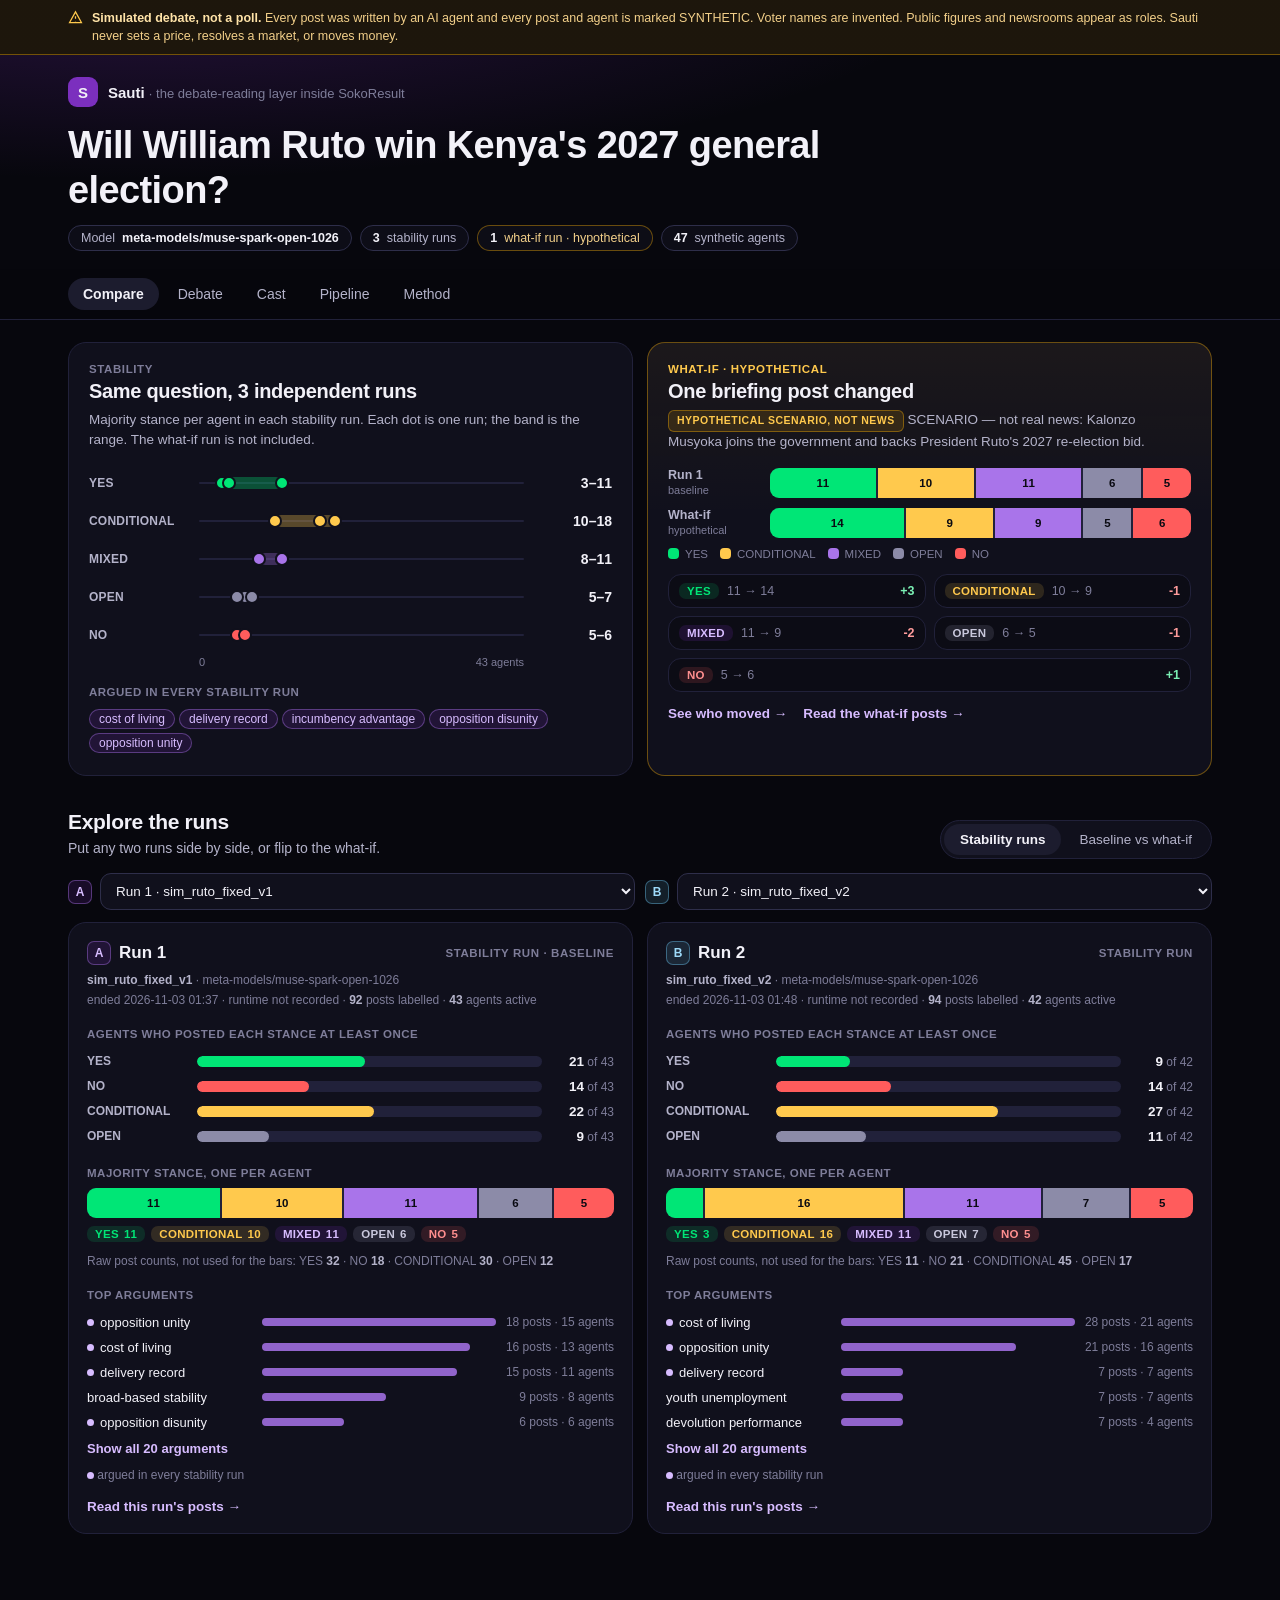
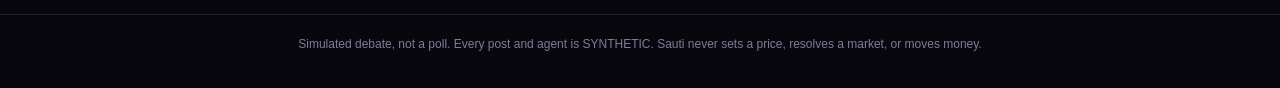
<file: index.html>
<!DOCTYPE html>
<html lang="en">
<head>
<meta charset="UTF-8">
<meta name="viewport" content="width=device-width, initial-scale=1">
<title>Sauti: a simulated Kenyan debate, measured</title>
<meta name="description" content="Sauti runs one simulated Kenyan debate three times, then changes one fact, and shows what moved. Simulated debate, not a poll.">
<link rel="stylesheet" href="styles.css">
</head>
<body>
<div class="strip" role="note">
  <div class="wrap strip-in">
    <svg viewBox="0 0 24 24" aria-hidden="true"><path d="M12 3l9.5 17h-19z"/><path d="M12 10v4M12 17.5v.5"/></svg>
    <span><b>Simulated debate, not a poll.</b> <span id="bannerdetail"></span></span>
  </div>
</div>
<div class="strip sample" role="note" id="samplebanner" hidden>
  <div class="wrap strip-in"><b>Sample data.</b> These numbers are sample data, not measured run output.</div>
</div>

<header class="hero">
  <div class="wrap">
    <div class="brandrow">
      <div class="mark" aria-hidden="true">S</div>
      <div class="brandname">Sauti <span class="brandsub">· the debate-reading layer inside SokoResult</span></div>
    </div>
    <h1 class="question" id="question"></h1>
    <div class="facts" id="facts"></div>
  </div>
</header>

<nav class="tabbar" aria-label="Sections">
  <div class="tabs wrap" role="tablist" id="tabs">
    <button class="tab" role="tab" data-tab="compare" aria-selected="true">Compare</button>
    <button class="tab" role="tab" data-tab="debate" aria-selected="false">Debate</button>
    <button class="tab" role="tab" data-tab="cast" aria-selected="false">Cast</button>
    <button class="tab" role="tab" data-tab="pipeline" aria-selected="false">Pipeline</button>
    <button class="tab" role="tab" data-tab="method" aria-selected="false">Method</button>
  </div>
</nav>

<main class="wrap" id="main">
  <div class="loading" id="loading">Loading run data…</div>

  <!-- Compare -->
  <section class="panel on" id="p-compare" role="tabpanel">
    <div class="heroes">
      <article class="card feature" id="stability"></article>
      <article class="card feature wi" id="whatifcard"></article>
    </div>

    <div class="sechead">
      <div><h2>Explore the runs</h2><p>Put any two runs side by side, or flip to the what-if.</p></div>
      <div class="seg big" id="cmpmode" role="group" aria-label="Compare mode">
        <button data-mode="stability" aria-pressed="true">Stability runs</button>
        <button data-mode="whatif" aria-pressed="false">Baseline vs what-if</button>
      </div>
    </div>
    <div class="selrow">
      <label><span class="ab a">A</span><select id="selA" aria-label="Run A"></select></label>
      <label><span class="ab b">B</span><select id="selB" aria-label="Run B"></select></label>
    </div>
    <div class="pair">
      <div class="card cpanel" id="panelA"></div>
      <div class="card cpanel" id="panelB"></div>
    </div>
    <div id="cmpextra"></div>
  </section>

  <!-- Debate -->
  <section class="panel" id="p-debate" role="tabpanel">
    <div class="room">
      <div class="roomhead">
        <div class="rh-av" aria-hidden="true">S</div>
        <div class="rh-t"><b id="roomtitle"></b><span id="roomsub"></span></div>
        <div class="rh-stack" id="roomstack" aria-hidden="true"></div>
      </div>
      <div class="roomctl">
        <div class="seg" id="runseg" role="group" aria-label="Choose a run"></div>
        <div class="chips" id="stancefilter" role="group" aria-label="Filter by stance"></div>
      </div>
      <div class="roombody">
        <div id="briefing"></div>
        <div id="feed" class="feed"></div>
      </div>
    </div>
  </section>

  <!-- Cast -->
  <section class="panel" id="p-cast" role="tabpanel">
    <div class="sechead">
      <div><h2>The cast</h2><p id="castlead"></p></div>
      <div class="seg" id="castrun" role="group" aria-label="Choose a run"></div>
    </div>
    <div class="legendrow" id="castlegend"></div>
    <div id="castbody"></div>
  </section>

  <!-- Pipeline -->
  <section class="panel" id="p-pipeline" role="tabpanel">
    <div class="sechead"><div><h2>From news to comparison</h2><p>Five stages. Each one names the runs it produced.</p></div></div>
    <div class="steps" id="pipeline"></div>
  </section>

  <!-- Method -->
  <section class="panel" id="p-method" role="tabpanel">
    <div class="doc">
      <div class="card docsec">
        <h2>What Sauti is</h2>
        <p>Sauti stages a debate between simulated Kenyans on a simulated social timeline and reads where each agent lands. Voters are invented people, built from real public posts and public data. Public figures and newsrooms are roles the model plays from public reporting. Every post is written by the model and marked SYNTHETIC.</p>
        <p>The point is that Sauti can be tested. The same question is run several times to see whether the lean holds, then one briefing post is swapped to see what moves.</p>
      </div>
      <div class="card docsec">
        <h2>How posts are labelled</h2>
        <p>Every agent post, briefing posts excluded, gets one stance and up to three argument tags.</p>
        <dl class="defs">
          <dt><span class="st-chip YES">YES</span></dt><dd>Supports or affirms the question. <i>"Ruto's record earns him a second term."</i></dd>
          <dt><span class="st-chip NO">NO</span></dt><dd>Opposes or denies the question. <i>"Ruto will not win; the opposition unites against him."</i></dd>
          <dt><span class="st-chip CONDITIONAL">CONDITIONAL</span></dt><dd>A verdict with conditions, a yes-but, or a demand that must be met first. <i>"He can win only if he fixes the cost of living first."</i> Kept separate, never folded into YES or NO.</dd>
          <dt><span class="st-chip OPEN">OPEN</span></dt><dd>No verdict: a question, an observation, or neutral reporting. <i>"Both sides held rallies in Nairobi today."</i></dd>
        </dl>
        <p>Argument tags are short, lowercase, and taken from the argument the post makes, such as "opposition unity" or "delivery record".</p>
      </div>
      <div class="card docsec">
        <h2>How agents are counted</h2>
        <p><b>Overlapping:</b> an agent counts under every stance it posted at least once. The lean bars use this, so one loud agent cannot outvote the room.</p>
        <p><b>Majority:</b> each agent's most frequent stance, with ties shown as MIXED. Movement in the what-if is measured on majority stance, against run 1 as the baseline.</p>
        <p><b>Raw post counts</b> are shown too, labelled as raw. They never drive the bars.</p>
      </div>
      <div class="card docsec">
        <h2>Honesty rules</h2>
        <ul>
          <li>Simulated debate, not a poll. Nothing on this page is a statement about the real election.</li>
          <li>Every post and every agent is marked SYNTHETIC. Voter names are invented.</li>
          <li>Each run shows its id, model and end time. Where a value was not recorded, the page says so.</li>
          <li>A number that has not been measured is shown as "not measured yet". Nothing is filled in.</li>
          <li>The what-if briefing post is a hypothetical scenario, not news, and is labelled that way wherever it appears.</li>
          <li>No tribal breakdowns are published.</li>
        </ul>
      </div>
      <div class="card docsec">
        <h2>Known caveats</h2>
        <ul>
          <li><b>Echo inflation.</b> Agents quote and repeat each other, so popular lines look bigger in raw post counts than in agent counts. That is why the bars count agents.</li>
          <li><b>Model sensitivity.</b> Results depend on the model and its settings. A different model can land differently on the same cast.</li>
          <li><b>Essay length.</b> Agents still tend to write longer than real timeline posts.</li>
          <li><b>Late-round night silence.</b> The simulated clock has quiet night hours, so late rounds carry few posts.</li>
          <li><b>The cast shapes the result.</b> Each voter persona names a camp. The arguments and the movement between runs carry more information than any single count.</li>
        </ul>
      </div>
      <div class="card docsec">
        <h2>Where it sits in SokoResult</h2>
        <p>SokoResult is a Kenyan market where people trade on real-world questions. Sauti is a reading layer beside it, in shadow mode. It never sets a price, never resolves a market, and never moves money. Its weight is zero until it clears a backtest on decided markets and the founder approves.</p>
      </div>
      <div class="card docsec" id="datanotes" hidden></div>
      <div class="card docsec">
        <h2>Credits</h2>
        <ul>
          <li>Simulation engine: <a href="https://github.com/666ghj/MiroFish" rel="noopener">MiroFish</a>, built on OASIS, open source under AGPL-3.0. Sauti did not write the engine.</li>
          <li>Debate and labelling model: <span id="creditmodel"></span>.</li>
          <li>Sauti's own work: the Kenyan voice filter, the faction × age cast, the briefing posts, the engine guidance, the readout, and this page.</li>
        </ul>
      </div>
    </div>
  </section>
</main>

<footer class="foot"><div class="wrap">Simulated debate, not a poll. Every post and agent is SYNTHETIC. Sauti never sets a price, resolves a market, or moves money.</div></footer>

<div class="scrim" id="scrim"></div>
<aside class="drawer" id="drawer" role="dialog" aria-modal="true" aria-labelledby="drawer-title" aria-hidden="true">
  <header><b id="drawer-title">Agent</b><button class="close" id="close" aria-label="Close"><svg viewBox="0 0 24 24"><path d="M6 6l12 12M18 6L6 18"/></svg></button></header>
  <div class="scroll" id="drawerbody"></div>
</aside>

<script src="config.js"></script>
<script src="app.js"></script>
</body>
</html>
</file>
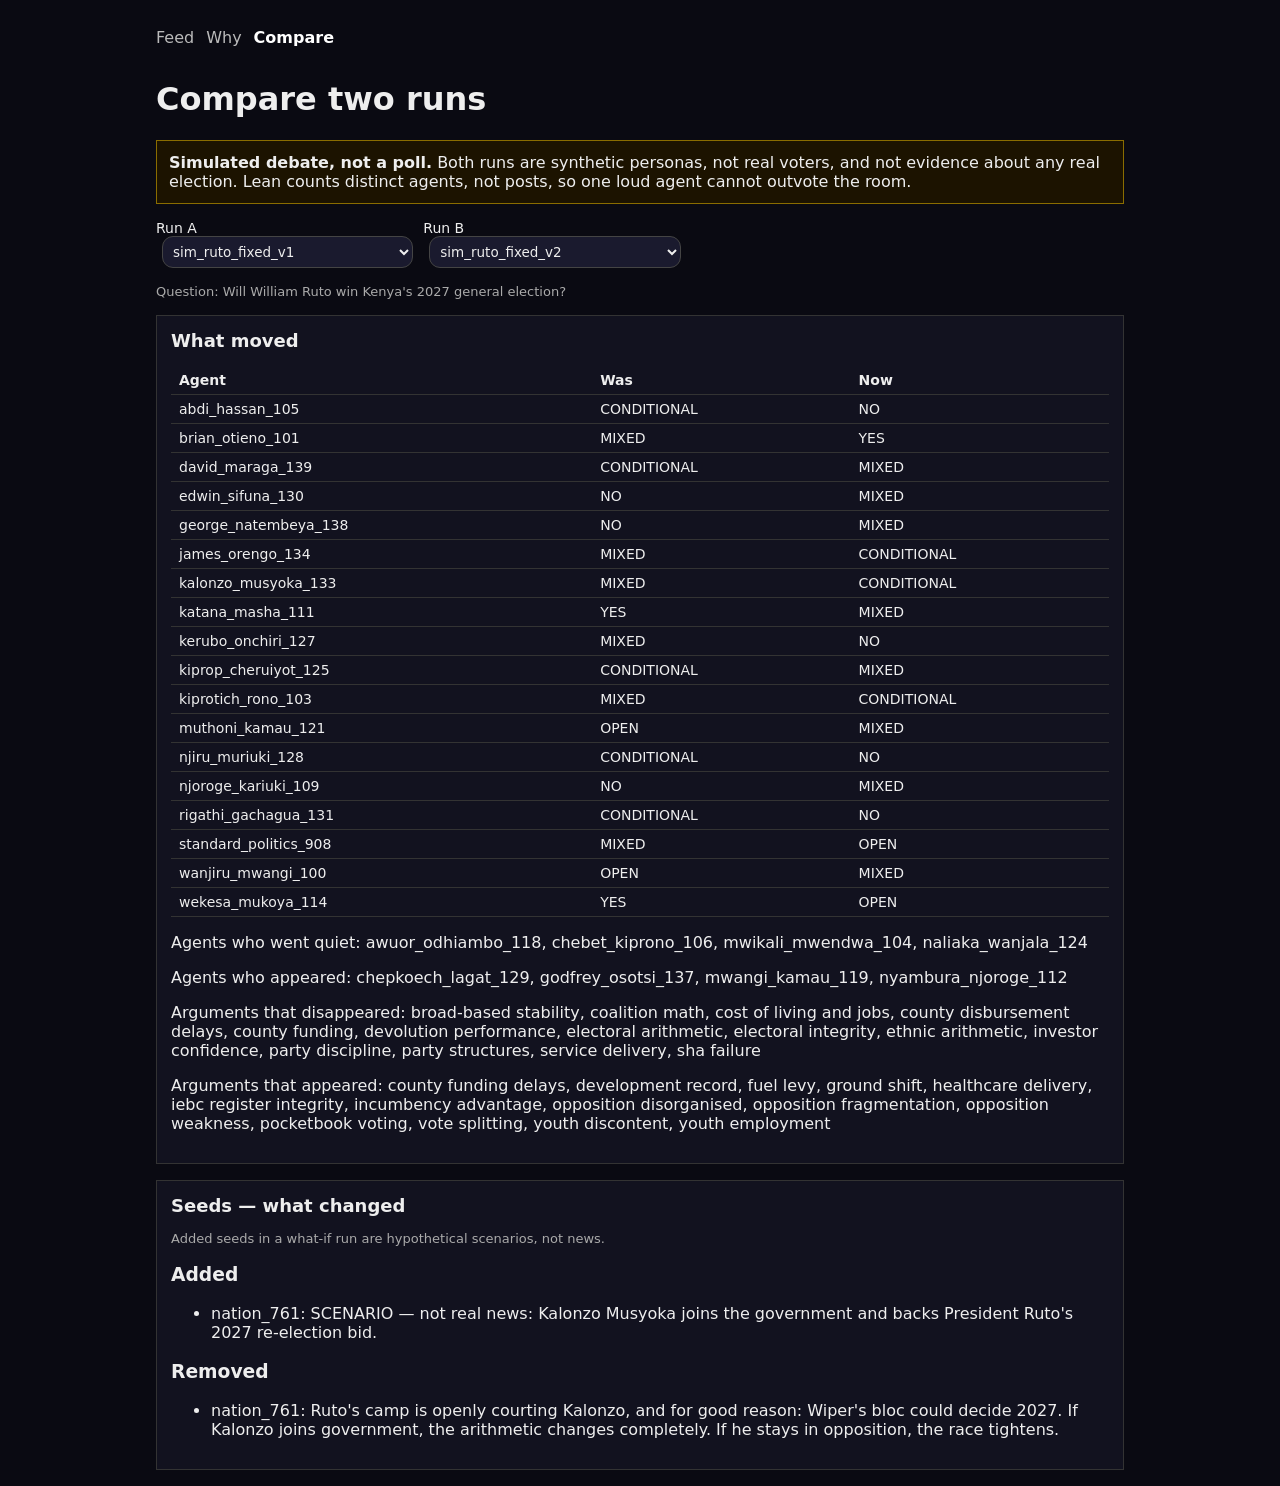
<file: compare.html>
<!DOCTYPE html>
<html lang="en">
<head>
<meta charset="utf-8">
<meta name="viewport" content="width=device-width, initial-scale=1">
<title>Compare runs — Sauti</title>
<link rel="stylesheet" href="styles.css">
<style>
  body { background: #0A0A12; color: #eee; font-family: system-ui, sans-serif; margin: 0; }
  .wrap { max-width: 1000px; margin: 0 auto; padding: 16px; }
  .sim-banner { background: #1c1300; border: 1px solid #8a6d00; padding: 12px; margin: 12px 0; }
  .sample-banner { background: #2a0a2e; border: 1px solid #7B2FBE; padding: 12px; margin: 12px 0; }
  .pickers { display: flex; gap: 16px; flex-wrap: wrap; margin: 16px 0; }
  .pickers label { font-size: 14px; }
  .pickers select { background: #1a1a2e; color: #eee; border: 1px solid #444; padding: 6px; margin-left: 6px; }
  .panels { display: grid; grid-template-columns: 1fr 1fr; gap: 16px; }
  @media (max-width: 700px) { .panels { grid-template-columns: 1fr; } }
  .panel { border: 1px solid #333; padding: 14px; background: #12121f; }
  .panel h2 { margin-top: 0; font-size: 18px; }
  .bar { display: flex; height: 22px; margin: 10px 0; overflow: hidden; background: #222; }
  .bar div { height: 100%; }
  .seg-yes { background: #2fbf71; }
  .seg-no { background: #e5484d; }
  .seg-cond { background: #f5a623; }
  .seg-open { background: #888; }
  .seg-mixed { background: #7B2FBE; }
  .legend { font-size: 13px; line-height: 1.7; }
  .dot { display: inline-block; width: 10px; height: 10px; margin-right: 5px; }
  .section { border: 1px solid #333; padding: 14px; background: #12121f; margin-top: 16px; }
  .section h2 { margin-top: 0; font-size: 18px; }
  table { border-collapse: collapse; width: 100%; font-size: 14px; }
  td, th { border-bottom: 1px solid #333; padding: 6px 8px; text-align: left; }
  .muted { color: #aaa; font-size: 13px; }
  .page-nav { display: flex; gap: 12px; padding: 12px 0; }
  .page-link { color: #bbb; text-decoration: none; }
  .page-link.active { color: #fff; font-weight: bold; }
</style>
</head>
<body>
<div class="wrap">
  <nav class="page-nav" aria-label="Pages">
    <a href="index.html" class="page-link">Feed</a>
    <a href="why.html" class="page-link">Why</a>
    <a href="compare.html" class="page-link active">Compare</a>
  </nav>
  <h1>Compare two runs</h1>
  <div class="sim-banner" role="note"><strong>Simulated debate, not a poll.</strong> Both runs are synthetic personas, not real voters, and not evidence about any real election. Lean counts distinct agents, not posts, so one loud agent cannot outvote the room.</div>
  <div id="sampleBanner" class="sample-banner" style="display:none"></div>
  <div class="pickers">
    <label>Run A <select id="selA"></select></label>
    <label>Run B <select id="selB"></select></label>
  </div>
  <div id="q" class="muted"></div>
  <div class="panels" id="panels"></div>
  <div class="section" id="movement"></div>
  <div class="section" id="seeds"></div>
</div>
<script>
const ORDER = ["YES", "NO", "CONDITIONAL", "OPEN", "MIXED"];
const COLORS = {YES: "seg-yes", NO: "seg-no", CONDITIONAL: "seg-cond", OPEN: "seg-open", MIXED: "seg-mixed"};

function bar(counts) {
  const total = ORDER.reduce((s, k) => s + (counts[k] || 0), 0) || 1;
  const segs = ORDER.filter(k => counts[k]).map(k =>
    `<div class="${COLORS[k]}" style="width:${(counts[k] / total * 100).toFixed(1)}%" title="${k} ${counts[k]}"></div>`).join("");
  const legend = ORDER.filter(k => counts[k]).map(k =>
    `<span><span class="dot ${COLORS[k]}"></span>${k} ${counts[k]}</span>`).join(" &nbsp; ");
  return `<div class="bar">${segs}</div><div class="legend">${legend}</div>`;
}

function panel(run) {
  const args = (run.top_arguments || []).map(a =>
    `<li>${a.argument} — ${a.posts} posts${a.agents != null ? `, ${a.agents} agents` : ""}</li>`).join("")
    || `<li class="muted">No repeated argument phrases recorded.</li>`;
  const raw = Object.entries(run.raw_counts || {}).map(([k, v]) => `${k} ${v}`).join(", ");
  return `<div class="panel"><h2>${run.title || run.run}</h2>
    <div class="muted">${run.n_action_posts} action posts, ${run.n_agents_active} agents active</div>
    <h3>Distinct agents (overlapping)</h3>${bar(run.distinct_agents_overlapping || {})}
    <h3>Raw post counts</h3><div class="legend">${raw}</div>
    <h3>Top arguments</h3><ul>${args}</ul></div>`;
}

fetch("data/comparison.json").then(r => r.json()).then(data => {
  document.getElementById("q").textContent = "Question: " + data.question;
  if (data.sample) {
    const b = document.getElementById("sampleBanner");
    b.style.display = "block";
    b.textContent = "Sample data — " + (data.sample_note || "replace with readout.py output.");
  }
  const selA = document.getElementById("selA"), selB = document.getElementById("selB");
  data.runs.forEach((run, i) => {
    selA.add(new Option(run.title || run.run, i));
    selB.add(new Option(run.title || run.run, i));
  });
  selB.selectedIndex = data.runs.length > 1 ? 1 : 0;
  function render() {
    const a = data.runs[+selA.value], b = data.runs[+selB.value];
    document.getElementById("panels").innerHTML = panel(a) + panel(b);
    const mv = document.getElementById("movement");
    if (!data.movement_available) {
      mv.innerHTML = `<h2>What moved</h2><p class="muted">${data.movement_note || "Movement data not in this file."}</p>`;
    } else {
      const moved = (data.agents_moved || []).map(m =>
        `<tr><td>${m.agent}</td><td>${m.from}</td><td>${m.to}</td></tr>`).join("")
        || `<tr><td colspan="3" class="muted">No agent changed majority stance.</td></tr>`;
      mv.innerHTML = `<h2>What moved</h2>
        <table><tr><th>Agent</th><th>Was</th><th>Now</th></tr>${moved}</table>
        <p>Agents who went quiet: ${(data.agents_went_quiet || []).join(", ") || "none"}</p>
        <p>Agents who appeared: ${(data.agents_appeared || []).join(", ") || "none"}</p>
        <p>Arguments that disappeared: ${(data.arguments_disappeared || []).join(", ") || "none"}</p>
        <p>Arguments that appeared: ${(data.arguments_appeared || []).join(", ") || "none"}</p>`;
    }
    const sd = document.getElementById("seeds");
    if (!data.seed_changed) {
      sd.innerHTML = `<h2>Seeds</h2><p class="muted">Both runs started from the same briefing posts.</p>`;
    } else {
      const added = (data.seed_added || []).map(s => `<li>${s.poster}: ${s.content}</li>`).join("");
      const removed = (data.seed_removed || []).map(s => `<li>${s.poster}: ${s.content}</li>`).join("");
      sd.innerHTML = `<h2>Seeds — what changed</h2>
        <p class="muted">Added seeds in a what-if run are hypothetical scenarios, not news.</p>
        <h3>Added</h3><ul>${added || "<li>none</li>"}</ul>
        <h3>Removed</h3><ul>${removed || "<li>none</li>"}</ul>`;
    }
  }
  selA.onchange = render; selB.onchange = render; render();
}).catch(e => {
  document.getElementById("panels").innerHTML = `<p>Could not load data/comparison.json: ${e}</p>`;
});
</script>
</body>
</html>
</file>
<file: styles.css>
:root{
  --bg:#07070D;--bg-2:#0C0C15;--card:#10101C;--card-2:#161625;--card-3:#1C1C2E;
  --line:#21213A;--line-2:#2E2E4A;
  --fg:#F2F1F8;--fg-2:#B4B3CA;--fg-3:#7E7D99;
  --brand:#7B2FBE;--brand-2:#A974EA;--brand-3:#D7BCFF;--brand-soft:rgba(123,47,190,.16);--brand-line:rgba(169,116,234,.42);
  --yes:#00E676;--no:#FF5C5C;--cond:#FFC94D;--open:#8C8BA8;--mixed:#A974EA;
  --amber:#FFC94D;--amber-soft:rgba(255,179,0,.09);--amber-line:rgba(255,179,0,.38);
  --fA:#C3A0FF;--fB:#6FCBF7;--fC:#FFC94D;--fD:#BAC4D1;--fE:#7DD3C8;
  --r:18px;--r-md:13px;--r-sm:9px;
  --ease:cubic-bezier(.2,.8,.2,1);
  --font:-apple-system,BlinkMacSystemFont,"SF Pro Text","Segoe UI",Roboto,Helvetica,Arial,sans-serif;
}
*{box-sizing:border-box}
html,body{margin:0;background:var(--bg);color:var(--fg);font-family:var(--font);-webkit-font-smoothing:antialiased;-webkit-tap-highlight-color:transparent}
button,select{font:inherit;color:inherit}
button{background:none;border:0;cursor:pointer;padding:0}
button:focus-visible,a:focus-visible,select:focus-visible,[tabindex]:focus-visible,summary:focus-visible{outline:2px solid var(--brand-2);outline-offset:2px;border-radius:8px}
a{color:var(--brand-3)}
[hidden]{display:none!important}
.wrap{max-width:1180px;margin:0 auto;padding:0 18px}
.num{font-variant-numeric:tabular-nums}
.muted{color:var(--fg-3)}

/* honesty strip */
.strip{background:linear-gradient(0deg,var(--amber-soft),var(--amber-soft)),var(--bg);border-bottom:1px solid var(--amber-line);color:#F3D08A;font-size:12.5px;line-height:1.45}
.strip-in{display:flex;gap:9px;align-items:flex-start;padding:9px 18px}
.strip b{color:#FFE3A8;font-weight:650}
.strip svg{width:15px;height:15px;flex-shrink:0;margin-top:1px;fill:none;stroke:var(--amber);stroke-width:2}
.strip.sample{background:rgba(255,92,92,.12);border-bottom-color:rgba(255,92,92,.45);color:#FFB3B3}
.strip.sample b{color:#FFD0D0}

/* hero */
.hero{padding:22px 0 18px;background:radial-gradient(1200px 300px at 10% -40%,rgba(123,47,190,.28),transparent 70%)}
.brandrow{display:flex;align-items:center;gap:10px}
.mark{width:30px;height:30px;border-radius:9px;background:var(--brand);display:grid;place-items:center;font-weight:800;font-size:15px}
.brandname{font-weight:700;font-size:15px}
.brandsub{color:var(--fg-3);font-weight:400;font-size:13px}
.question{font-size:26px;font-weight:750;line-height:1.18;letter-spacing:-.6px;margin:16px 0 12px;max-width:900px}
@media(min-width:760px){.question{font-size:38px}}
.facts{display:flex;flex-wrap:wrap;gap:8px}
.fact{display:inline-flex;align-items:center;gap:7px;border:1px solid var(--line-2);background:rgba(16,16,28,.7);border-radius:999px;padding:5px 12px;font-size:12.5px;color:var(--fg-2)}
.fact b{color:var(--fg);font-weight:650}
.fact.hyp{border-color:var(--amber-line);color:#F3D08A}

/* tabs */
.tabbar{position:sticky;top:0;z-index:30;background:rgba(7,7,13,.9);backdrop-filter:saturate(1.4) blur(12px);-webkit-backdrop-filter:saturate(1.4) blur(12px);border-bottom:1px solid var(--line)}
.tabs{display:flex;gap:4px;overflow-x:auto;scrollbar-width:none;padding-top:9px;padding-bottom:9px}
.tabs::-webkit-scrollbar{display:none}
.tab{padding:8px 15px;font-size:14px;color:var(--fg-2);white-space:nowrap;border-radius:999px;transition:background .2s,color .2s}
.tab:hover{color:var(--fg);background:var(--card)}
.tab[aria-selected="true"]{color:var(--fg);background:var(--card-3);font-weight:650}
.panel{display:none;padding:22px 0 80px}
.panel.on{display:block}
.loading{padding:60px 0;color:var(--fg-3);text-align:center}
.loading.err{color:#FF8F8F}

/* shared */
.card{background:var(--card);border:1px solid var(--line);border-radius:var(--r);padding:18px;min-width:0}
.kick{font-size:11.5px;font-weight:700;letter-spacing:.6px;text-transform:uppercase;color:var(--fg-3)}
.sechead{display:flex;justify-content:space-between;align-items:flex-end;gap:14px;flex-wrap:wrap;margin:34px 0 14px}
.sechead:first-child{margin-top:0}
.sechead h2{margin:0 0 4px;font-size:21px;letter-spacing:-.3px}
.sechead p{margin:0;font-size:14px;color:var(--fg-2);line-height:1.5;max-width:640px}
.sub{font-size:11.5px;font-weight:700;letter-spacing:.5px;text-transform:uppercase;color:var(--fg-3);margin:18px 0 9px}
.note{font-size:13.5px;color:var(--fg-2);line-height:1.55}
.nm{padding:12px 14px;border:1px dashed var(--line-2);border-radius:var(--r-md);color:var(--fg-3);font-size:13.5px;background:var(--bg-2)}
.nm b{color:var(--fg-2);font-weight:600}
.seg{display:inline-flex;flex-wrap:wrap;gap:2px;background:var(--card);border:1px solid var(--line);border-radius:20px;padding:3px;max-width:100%}
.seg button{padding:6px 13px;border-radius:999px;font-size:13px;color:var(--fg-2);white-space:nowrap;transition:background .2s,color .2s}
.seg button[aria-pressed="true"]{background:var(--card-3);color:var(--fg);font-weight:650}
.seg.big button{padding:8px 16px;font-size:13.5px}
.chips{display:flex;gap:6px;flex-wrap:wrap}
.chip{border:1px solid var(--line-2);border-radius:999px;padding:5px 11px;font-size:12.5px;color:var(--fg-2);display:inline-flex;align-items:center;gap:6px}
.chip[aria-pressed="true"]{border-color:var(--brand-2);color:var(--fg);background:var(--brand-soft)}
.chip .dot{width:7px;height:7px;border-radius:50%}
.tag{display:inline-block;border:1px solid var(--line-2);border-radius:999px;padding:2px 9px;font-size:12px;color:var(--fg-2);margin:2px 4px 2px 0;white-space:nowrap}
.tag.all{border-color:var(--brand-line);color:var(--brand-3);background:var(--brand-soft)}
.tag.gone{text-decoration:line-through;color:var(--fg-3)}
.tag.new{border-color:rgba(0,230,118,.4);color:#7BF0B4}
.st-chip{display:inline-flex;align-items:center;gap:5px;border-radius:7px;padding:2px 8px;font-size:11.5px;font-weight:700;letter-spacing:.3px;font-variant-numeric:tabular-nums;white-space:nowrap}
.st-chip.YES{background:rgba(0,230,118,.13);color:var(--yes)}
.st-chip.NO{background:rgba(255,92,92,.14);color:#FF8F8F}
.st-chip.CONDITIONAL{background:rgba(255,201,77,.14);color:var(--cond)}
.st-chip.OPEN{background:rgba(140,139,168,.18);color:#C9C8DC}
.st-chip.MIXED{background:var(--brand-soft);color:var(--brand-3)}
.st-chip.NONE{background:transparent;border:1px dashed var(--line-2);color:var(--fg-3);font-weight:600}
.syn{display:inline-block;border:1px solid var(--line-2);border-radius:6px;padding:1px 6px;font-size:9.5px;color:var(--fg-3);letter-spacing:.6px;font-weight:700;line-height:1.5}
.hypo{display:inline-block;border-radius:6px;padding:2px 8px;font-size:10.5px;font-weight:700;letter-spacing:.5px;text-transform:uppercase;background:rgba(255,179,0,.13);color:var(--amber);border:1px solid var(--amber-line);white-space:nowrap}
.av{width:40px;height:40px;flex-shrink:0;display:grid;place-items:center;font-size:13px;font-weight:700;color:#0A0A12;position:relative}
.av.voter{border-radius:13px}
.av.actor,.av.other{border-radius:50%;background:#2A2A42;color:#C9C8E0}
.av.media{border-radius:10px;background:#23233A;color:#C9C8E0}
.av svg{width:20px;height:20px;fill:currentColor}
.av.sm{width:28px;height:28px;font-size:10.5px}.av.sm.voter{border-radius:9px}.av.sm.media{border-radius:8px}.av.sm svg{width:15px;height:15px}
.av.xs{width:20px;height:20px;font-size:8.5px}.av.xs.voter{border-radius:6px}.av.xs.media{border-radius:5px}.av.xs svg{width:11px;height:11px}
.ring{box-shadow:0 0 0 2px var(--bg),0 0 0 4px var(--rc,transparent)}
.sw{width:11px;height:11px;border-radius:4px;display:inline-block;flex-shrink:0}
.linkbtn{color:var(--brand-3);font-size:13.5px;font-weight:600;display:inline-flex;align-items:center;gap:5px}
.linkbtn:hover{text-decoration:underline}

/* compare: feature cards */
.heroes{display:grid;grid-template-columns:minmax(0,1fr);gap:14px}
@media(min-width:940px){.heroes{grid-template-columns:repeat(2,minmax(0,1fr))}}
.feature{padding:20px}
.feature.wi{border-color:var(--amber-line);background:linear-gradient(180deg,rgba(255,179,0,.05),transparent 40%),var(--card)}
.fh{display:flex;justify-content:space-between;align-items:flex-start;gap:10px;flex-wrap:wrap}
.fh h2{margin:4px 0 6px;font-size:20px;letter-spacing:-.3px;line-height:1.25}
.fh p{margin:0;font-size:13.5px;color:var(--fg-2);line-height:1.5}

/* spread */
.srow{display:grid;grid-template-columns:100px minmax(0,1fr) 78px;gap:10px;align-items:center;padding:8px 0;font-size:13px}
.srow .lb{font-weight:650;font-size:12px;color:var(--fg-2);letter-spacing:.2px}
.scale{position:relative;height:22px}
.scale .base{position:absolute;left:0;right:0;top:10px;height:2px;background:var(--line);border-radius:1px}
.scale .rng{position:absolute;top:5px;height:12px;border-radius:6px;opacity:.3}
.scale .pt{position:absolute;top:4px;width:14px;height:14px;border-radius:50%;margin-left:-7px;border:2px solid var(--card)}
.srow .rv{font-size:12.5px;text-align:right;color:var(--fg-3);font-variant-numeric:tabular-nums}
.srow .rv b{color:var(--fg);font-size:14px}
.axis{display:flex;justify-content:space-between;font-size:11px;color:var(--fg-3);margin:2px 88px 0 110px}
@media(max-width:520px){.srow{grid-template-columns:88px minmax(0,1fr) 50px;gap:8px}.srow .lb{font-size:11px}.axis{margin:2px 58px 0 96px}}

/* stacked majority bars */
.stack{display:flex;height:30px;border-radius:9px;overflow:hidden;gap:2px;background:var(--line)}
.stack i{display:flex;align-items:center;justify-content:center;font-style:normal;font-size:11.5px;font-weight:750;color:#0A0A12;min-width:0;overflow:hidden;white-space:nowrap}
.stack i.MIXED,.stack i.OPEN{color:#0A0A12}
.cmprow{display:grid;grid-template-columns:92px minmax(0,1fr);gap:10px;align-items:center;margin:10px 0}
.cmprow .rl{font-size:12.5px;font-weight:650;color:var(--fg-2);line-height:1.25}
.cmprow .rl small{display:block;font-weight:400;color:var(--fg-3);font-size:11px}
.deltas{display:flex;flex-wrap:wrap;gap:8px;margin-top:14px}
.delta{display:flex;align-items:center;gap:8px;border:1px solid var(--line);border-radius:var(--r-md);padding:8px 10px;background:var(--bg-2);font-size:12.5px;flex:1 1 180px;white-space:nowrap}
.delta .dv{margin-left:auto;font-weight:750;font-variant-numeric:tabular-nums}
.delta .dv.up{color:#7BF0B4}.delta .dv.down{color:#FF9C9C}.delta .dv.same{color:var(--fg-3)}
.slegend{display:flex;gap:12px;flex-wrap:wrap;font-size:11.5px;color:var(--fg-3);margin-top:10px}
.slegend span{display:flex;align-items:center;gap:6px}

/* explorer */
.selrow{display:flex;gap:10px;flex-wrap:wrap;margin:0 0 12px}
.selrow label{display:flex;align-items:center;gap:8px;flex:1 1 300px;min-width:0}
.ab{width:24px;height:24px;border-radius:7px;display:grid;place-items:center;font-size:12px;font-weight:800;flex-shrink:0}
.ab.a{background:var(--brand-soft);color:var(--brand-3);border:1px solid var(--brand-line)}
.ab.b{background:rgba(111,203,247,.12);color:#9EDBFA;border:1px solid rgba(111,203,247,.4)}
select{background:var(--card);border:1px solid var(--line-2);border-radius:11px;padding:9px 11px;color:var(--fg);font-size:13.5px;flex:1;min-width:0;width:100%}
.pair{display:grid;grid-template-columns:minmax(0,1fr);gap:14px}
@media(min-width:880px){.pair{grid-template-columns:repeat(2,minmax(0,1fr))}}
.cpanel.wi{border-color:var(--amber-line)}
.ph{display:flex;align-items:center;justify-content:space-between;gap:8px;flex-wrap:wrap}
.ph h3{margin:0;font-size:17px;display:flex;align-items:center;gap:8px}
.meta{font-size:12px;color:var(--fg-3);line-height:1.6;margin:6px 0 4px}
.meta b{color:var(--fg-2);font-weight:600}
.lrow{display:grid;grid-template-columns:100px minmax(0,1fr) 62px;gap:10px;align-items:center;padding:5px 0;font-size:13px}
.lrow .lb{color:var(--fg-2);font-weight:650;font-size:12px}
.track{height:11px;border-radius:6px;background:var(--line);overflow:hidden}
.track i{display:block;height:100%;border-radius:6px}
.lrow .nums{font-size:12px;color:var(--fg-3);text-align:right;font-variant-numeric:tabular-nums}
.lrow .nums b{color:var(--fg);font-size:13.5px}
.cnt{display:flex;flex-wrap:wrap;gap:6px}
.raw{font-size:12px;color:var(--fg-3);margin-top:10px;line-height:1.6}
.raw b{color:var(--fg-2);font-weight:600}
.arow{display:grid;grid-template-columns:minmax(0,165px) minmax(0,1fr) auto;gap:10px;align-items:center;padding:5px 0;font-size:13px}
.arow .an{color:var(--fg);display:flex;align-items:center;gap:6px;min-width:0}
.arow .an span{overflow:hidden;text-overflow:ellipsis;white-space:nowrap}
.arow .ab2{height:8px;border-radius:4px;background:var(--brand-2);display:block;min-width:3px;opacity:.85}
.arow .ac{font-size:12px;color:var(--fg-3);white-space:nowrap;font-variant-numeric:tabular-nums}
.dot-all{width:7px;height:7px;border-radius:50%;background:var(--brand-3);flex-shrink:0;display:inline-block}
details.more summary{cursor:pointer;list-style:none;color:var(--brand-3);font-size:13px;font-weight:600;margin-top:6px}
details.more summary::-webkit-details-marker{display:none}

/* what-if detail */
.diff{display:grid;grid-template-columns:minmax(0,1fr);gap:12px}
@media(min-width:760px){.diff{grid-template-columns:repeat(2,minmax(0,1fr))}}
.dcard{border:1px solid var(--line);border-radius:var(--r-md);padding:14px;background:var(--bg-2);font-size:14.5px;line-height:1.55}
.dcard .dl{display:flex;align-items:center;gap:8px;margin-bottom:9px;font-size:12px;color:var(--fg-3);flex-wrap:wrap}
.dcard .dl b{color:var(--fg);font-size:13px}
.dcard.add{border-color:var(--amber-line);background:linear-gradient(180deg,rgba(255,179,0,.06),transparent),var(--bg-2)}
.flows{display:flex;flex-wrap:wrap;gap:8px;margin-bottom:12px}
.flow{display:flex;align-items:center;gap:6px;border:1px solid var(--line);border-radius:999px;padding:4px 10px 4px 6px;background:var(--bg-2);font-size:12px;color:var(--fg-3)}
.flow b{color:var(--fg);font-variant-numeric:tabular-nums}
.mgrid{display:grid;grid-template-columns:minmax(0,1fr);gap:14px}
@media(min-width:880px){.mgrid{grid-template-columns:3fr 2fr}}
.mrow{display:flex;align-items:center;gap:8px;padding:9px 6px;border-top:1px solid var(--line);font-size:13.5px;flex-wrap:wrap;cursor:pointer;border-radius:8px;width:100%;text-align:left}
.mrow:first-of-type{border-top:0}
.mrow:hover{background:var(--card-2)}
.mrow .who{flex:1;min-width:160px;display:flex;align-items:center;gap:9px}
.mrow .who small{color:var(--fg-3);font-size:11.5px;display:block}
.arrow{color:var(--fg-3)}
.h3{margin:0 0 4px;font-size:15.5px}

/* debate room */
.room{border:1px solid var(--line);border-radius:22px;background-color:#0A0A13;background-image:radial-gradient(rgba(169,116,234,.07) 1px,transparent 1.3px);background-size:18px 18px}
.roomhead{position:sticky;top:52px;z-index:12;display:flex;align-items:center;gap:11px;padding:12px 16px;background:rgba(16,16,28,.95);backdrop-filter:blur(14px);-webkit-backdrop-filter:blur(14px);border-bottom:1px solid var(--line);border-radius:21px 21px 0 0}
.rh-av{width:40px;height:40px;border-radius:50%;background:var(--brand);display:grid;place-items:center;font-weight:800;font-size:15px;flex-shrink:0}
.rh-t{flex:1;min-width:0;display:flex;flex-direction:column;gap:2px}
.rh-t b{font-size:15.5px;font-weight:650;white-space:nowrap;overflow:hidden;text-overflow:ellipsis}
.rh-t span{font-size:12.5px;color:var(--fg-3);white-space:nowrap;overflow:hidden;text-overflow:ellipsis}
.rh-stack{display:flex;flex-shrink:0}
.rh-stack .av{margin-left:-6px;box-shadow:0 0 0 2px #10101C}
.rh-stack .av:first-child{margin-left:0}
@media(max-width:480px){.rh-stack{display:none}}
.roomctl{display:flex;flex-direction:column;gap:10px;padding:12px 14px;border-bottom:1px solid var(--line);background:rgba(12,12,21,.85)}
.roombody{padding:12px 12px 18px}
@media(min-width:700px){.roombody{padding:16px 20px 22px}}
.feed{display:flex;flex-direction:column}
.round{align-self:center;font-size:11.5px;font-weight:650;color:var(--fg-2);background:#191930;border:1px solid var(--line-2);border-radius:8px;padding:4px 12px;margin:16px 0 6px}
.msg{display:flex;gap:9px;align-items:flex-start;max-width:min(660px,100%);margin-top:12px}
.msg.cont{margin-top:4px}
.msg .mav{width:36px;flex-shrink:0}
.msg .mav .av{width:36px;height:36px;font-size:11.5px;cursor:pointer}
.msg .mav .av.voter{border-radius:12px}
.msg .mav .av svg{width:18px;height:18px}
.bcol{min-width:0;flex:1}
.bub{background:#181830;border:1px solid #27274A;border-radius:18px;padding:9px 13px 8px}
.msg:not(.cont) .bub{border-top-left-radius:5px}
.snd{font-size:13px;font-weight:650;display:flex;gap:7px;align-items:baseline;flex-wrap:wrap;margin-bottom:3px}
.snd button{font-weight:650}
.snd button:hover{text-decoration:underline}
.snd small{font-weight:400;color:var(--fg-3);font-size:11.5px}
.bt{font-size:15px;line-height:1.48;white-space:pre-wrap;overflow-wrap:anywhere}
.rq{display:block;background:rgba(255,255,255,.045);border-left:3px solid var(--brand-2);border-radius:7px;padding:6px 10px;margin:3px 0 8px}
.rq b{font-size:12.5px;display:flex;align-items:center;gap:6px;flex-wrap:wrap;margin-bottom:2px}
.rq span{font-size:13px;color:var(--fg-2);display:-webkit-box;-webkit-line-clamp:3;-webkit-box-orient:vertical;overflow:hidden;line-height:1.42}
.bf{display:flex;align-items:center;gap:6px;flex-wrap:wrap;margin-top:8px}
.bf .rd{margin-left:auto;font-size:11px;color:var(--fg-3);white-space:nowrap}
.seedbox{border:1px dashed var(--line-2);border-radius:var(--r-md);padding:12px 14px;background:rgba(12,12,21,.9);margin-bottom:6px}
.seedbox summary{cursor:pointer;list-style:none;display:flex;gap:8px;align-items:baseline;flex-wrap:wrap}
.seedbox summary::-webkit-details-marker{display:none}
.seedbox summary::after{content:"Show";margin-left:auto;color:var(--brand-3);font-size:12.5px;font-weight:600}
.seedbox[open] summary::after{content:"Hide"}
.seedbox[open] summary{margin-bottom:8px}
.seed{border-top:1px solid var(--line);padding:10px 0}
.seed .sh{display:flex;align-items:center;gap:8px;font-size:13px;flex-wrap:wrap}
.seed p{margin:6px 0 0;font-size:14px;line-height:1.5}

/* cast */
.legendrow{display:flex;flex-wrap:wrap;gap:8px 16px;font-size:12px;color:var(--fg-3);margin:-4px 0 16px}
.legendrow span{display:flex;align-items:center;gap:6px}
.matrix{display:grid;grid-template-columns:160px repeat(3,minmax(0,1fr));gap:8px}
.matrix .h{color:var(--fg-3);font-size:11.5px;letter-spacing:.5px;text-transform:uppercase;padding:2px 6px;font-weight:700}
.cell{background:var(--card);border:1px solid var(--line);border-radius:var(--r-md);padding:6px;display:flex;flex-direction:column;gap:2px;min-width:0}
.cell .agehead{display:none;font-size:11px;color:var(--fg-3);padding:2px 6px;letter-spacing:.4px;text-transform:uppercase;font-weight:700}
.flabel{display:flex;flex-direction:column;gap:3px;padding:8px 6px}
.flabel b{font-size:14px;display:flex;align-items:center;gap:7px}
.flabel span{color:var(--fg-3);font-size:12px;line-height:1.3}
.person{display:flex;align-items:center;gap:9px;text-align:left;padding:7px;border-radius:10px;min-width:0;width:100%;transition:background .15s}
.person:hover{background:var(--card-2)}
.person .pt{min-width:0;flex:1;display:flex;flex-direction:column;gap:1px}
.person .pn{font-size:13.5px;overflow:hidden;text-overflow:ellipsis;white-space:nowrap}
.person .pr{font-size:10.5px;color:var(--fg-3);display:flex;gap:5px;align-items:center;white-space:nowrap;overflow:hidden}
.person .pr .syn{font-size:8.5px;padding:0 4px}
.person.quiet .pn{color:var(--fg-3)}
.plist{display:grid;grid-template-columns:repeat(auto-fill,minmax(240px,1fr));gap:8px}
.plist .person{background:var(--card);border:1px solid var(--line);border-radius:var(--r-md);padding:9px 11px}
.castsec{margin:28px 0 12px;font-size:17px;letter-spacing:-.2px}
@media(max-width:640px){.matrix{grid-template-columns:minmax(0,1fr)}.matrix .h{display:none}.matrix .flabel{flex-direction:row;gap:8px;align-items:baseline;padding:16px 2px 2px}.cell .agehead{display:block}}

/* pipeline */
.steps{position:relative}
.step{display:grid;grid-template-columns:38px minmax(0,1fr);gap:14px;position:relative;padding-bottom:18px}
.step::before{content:"";position:absolute;left:18px;top:38px;bottom:0;width:2px;background:linear-gradient(var(--brand-line),var(--line))}
.step:last-child::before{display:none}
.sn{width:38px;height:38px;border-radius:50%;display:grid;place-items:center;font-size:14px;font-weight:800;border:2px solid var(--brand-2);color:var(--brand-3);background:var(--brand-soft)}
.sc h3{margin:0;font-size:16.5px;letter-spacing:-.2px}
.sc .sd{font-size:13.5px;color:var(--fg-2);line-height:1.55;margin:6px 0 0}
.sc .sb{margin-top:12px;display:flex;flex-direction:column;gap:10px;align-items:flex-start}
.statrow{display:flex;flex-wrap:wrap;gap:8px}
.stat{border:1px solid var(--line);border-radius:var(--r-md);padding:9px 12px;background:var(--bg-2);min-width:110px}
.stat b{display:block;font-size:20px;font-weight:750;letter-spacing:-.4px;font-variant-numeric:tabular-nums}
.stat span{font-size:11.5px;color:var(--fg-3)}
.rtable{width:100%;border-collapse:collapse;font-size:12.5px}
.rtable th{text-align:left;color:var(--fg-3);font-weight:700;font-size:10.5px;letter-spacing:.5px;text-transform:uppercase;padding:8px 10px;border-bottom:1px solid var(--line);white-space:nowrap}
.rtable td{padding:9px 10px;border-bottom:1px solid var(--line);color:var(--fg-2);white-space:nowrap}
.rtable tr:last-child td{border-bottom:0}
.rtable td b{color:var(--fg);font-weight:650}
.tw{overflow-x:auto;border:1px solid var(--line);border-radius:var(--r-md);background:var(--bg-2);width:100%}

/* method */
.doc{display:grid;grid-template-columns:minmax(0,1fr);gap:14px;max-width:820px}
.docsec h2{margin:0 0 10px;font-size:18px;letter-spacing:-.2px}
.docsec{font-size:14.5px;line-height:1.65;color:var(--fg-2)}
.docsec p{margin:0 0 10px}.docsec p:last-child{margin-bottom:0}
.docsec b{color:var(--fg)}
.docsec ul{padding-left:18px;margin:0}
.docsec li{margin-bottom:6px}
.defs{display:grid;grid-template-columns:auto minmax(0,1fr);gap:10px 14px;margin:6px 0 12px;align-items:baseline}
.defs dd{margin:0}

/* drawer */
.scrim{position:fixed;inset:0;background:rgba(0,0,0,.6);z-index:40;opacity:0;pointer-events:none;transition:opacity .25s}
.scrim.on{opacity:1;pointer-events:auto}
.drawer{position:fixed;z-index:41;background:var(--bg);border-left:1px solid var(--line);top:0;right:0;bottom:0;width:min(560px,100%);display:flex;flex-direction:column;transform:translateX(100%);transition:transform .3s var(--ease)}
.drawer.on{transform:none}
.drawer header{display:flex;align-items:center;gap:10px;padding:12px 16px;border-bottom:1px solid var(--line)}
.drawer header b{flex:1;font-size:16px}
.close{width:36px;height:36px;border-radius:50%;display:grid;place-items:center;border:1px solid var(--line-2)}
.close svg{width:16px;height:16px;stroke:var(--fg);stroke-width:2;fill:none}
.drawer .scroll{overflow:auto;padding:16px 16px 40px}
.kv{display:flex;justify-content:space-between;align-items:center;gap:10px;padding:9px 0;border-top:1px solid var(--line);font-size:13.5px}
.kv:first-of-type{border-top:0}
.kv>span:first-child{color:var(--fg-3)}

footer.foot{border-top:1px solid var(--line);color:var(--fg-3);font-size:12px;padding:20px 0 34px;line-height:1.6;text-align:center}
@media (prefers-reduced-motion:reduce){*{transition-duration:.01ms!important}}
</file>
